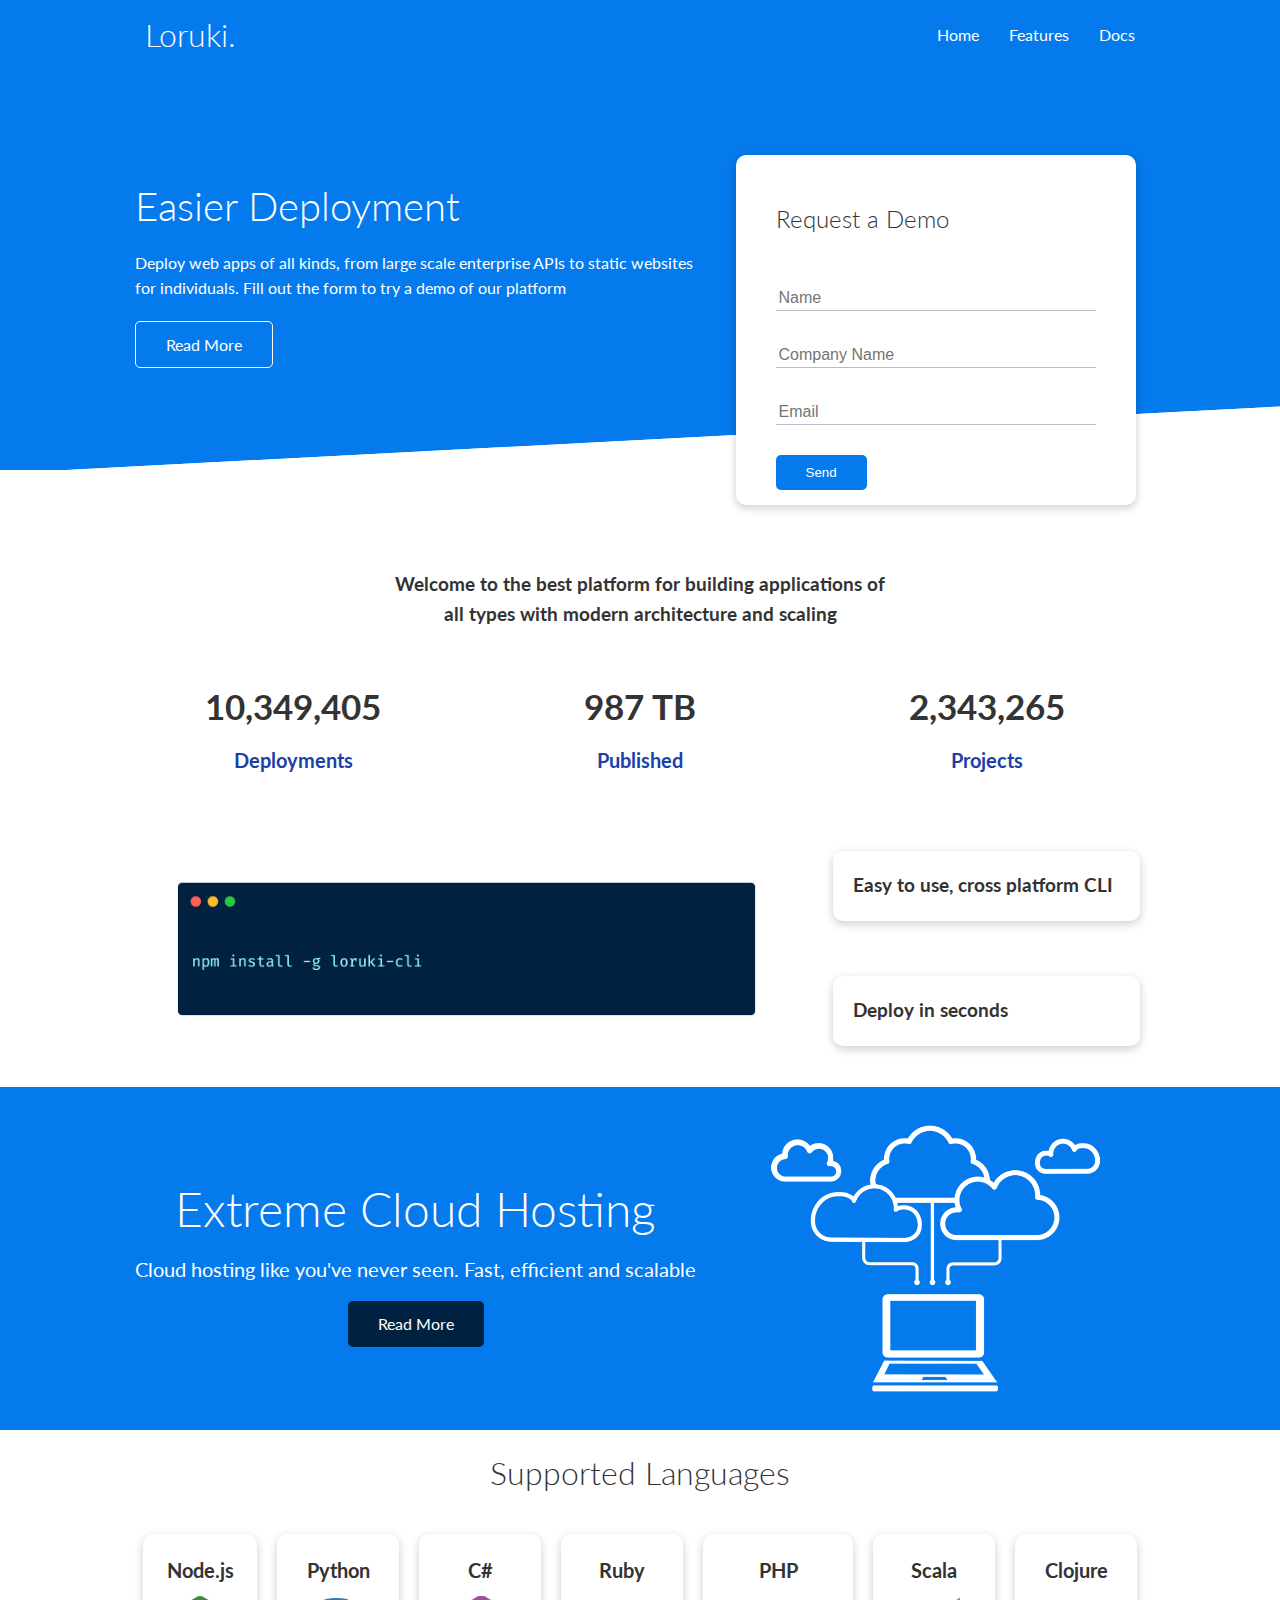
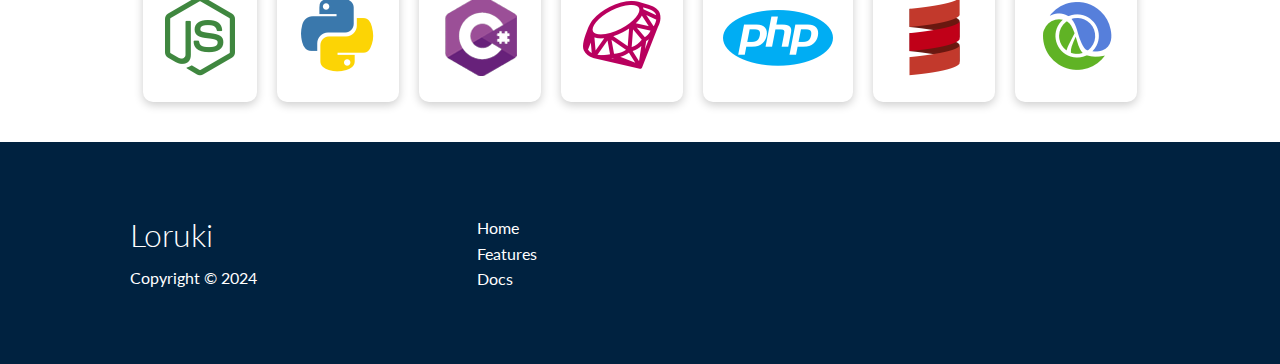
<file: index.html>
<!DOCTYPE html>
<html lang="en">
<head>
    <meta charset="UTF-8">
    <meta name="viewport" content="width=device-width, initial-scale=1.0">
    <link rel="stylesheet" href="https://cdnjs.cloudflare.com/ajax/libs/font-awesome/5.15.1/css/all.min.css" integrity="sha512-+4zCK9k+qNFUR5X+cKL9EIR+ZOhtIloNl9GIKS57V1MyNsYpYcUrUeQc9vNfzsWfV28IaLL3i96P9sdNyeRssA==" crossorigin="anonymous" />
    <link rel="stylesheet" href="css/utilities.css">
    <link rel="stylesheet" href="css/styles.css">
    <title>Loruki | Cloud Hosting For Everyone</title>
</head>
<body>
    <!-- Navbar -->
    <div class="navbar">
        <div class="container flex">
             <h1 class="logo"><a href="index.html">Loruki.</a></h1>
            <nav>
                <ul>
                    <li><a href="index.html">Home</a></li>
                    <li><a href="features.html">Features</a></li>
                    <li><a href="docs.html">Docs</a></li>
                </ul>
            </nav>
        </div>
    </div>
    
    <!-- Showcase -->
    <section class="showcase">
        <div class="container grid">
            <div class="showcase-text">
                <h1>Easier Deployment</h1>
                <p>Deploy web apps of all kinds, from large scale enterprise APIs to static websites for individuals. Fill out the form to try a demo of our platform</p>
                <a href="features.html" class="btn btn-outline">Read More</a>
            </div>

            <div class="showcase-form card">
                <h2>Request a Demo</h2>
                  <form name="contact" netlify-honeypot="bot-field" method="POST" data-netlify="true" action="/thankyou">
                    <input type="hidden" name="form-name" value="contact">
                    <p class="hidden">
                        <label>Don’t fill this out if you're human: <input name="bot-field" /></label>
                      </p>
                    <div class="form-control">
                        <input type="text" name="name" placeholder="Name" required>
                    </div>
                    <div class="form-control">
                        <input type="text" name="company" placeholder="Company Name" required>
                    </div>
                    <div class="form-control">
                        <input type="email" name="email" placeholder="Email" required>
                    </div>
                    <input type="submit" value="Send" class="btn btn-primary">
                </form>
            </div>
        </div>
    </section>

    <!-- Stats -->
    <section class="stats">
        <div class="container">
            <h3 class="stats-heading text-center my-1">
                Welcome to the best platform for building applications of all types with modern architecture and scaling
            </h3>

            <div class="grid grid-3 text-center my-4">
                <div>
                    <i class="fas fa-server fa-3x"></i>
                    <h3>10,349,405</h3>
                    <p class="text-secondary">Deployments</p>
                </div>
                <div>
                    <i class="fas fa-upload fa-3x"></i>
                    <h3>987 TB</h3>
                    <p class="text-secondary">Published</p>
                </div>
                <div>
                    <i class="fas fa-project-diagram fa-3x"></i>
                    <h3>2,343,265</h3>
                    <p class="text-secondary">Projects</p>
                </div>
            </div>
        </div>
    </section>

    <!-- Cli -->
    <section class="cli">
        <div class="container grid">
            <img src="images/cli.png" alt="">
            <div class="card">
                <h3>Easy to use, cross platform CLI</h3>
            </div>
            <div class="card">
                <h3>Deploy in seconds</h3>
            </div>
        </div>
    </section>

    <!-- Cloud -->
    <section class="cloud bg-primary my-2 py-2">
        <div class="container grid">
            <div class="text-center">
                <h2 class="lg">Extreme Cloud Hosting</h2>
                <p class="lead my-1">Cloud hosting like you've never seen. Fast, efficient and scalable</p>
                <a href="features.html" class="btn btn-dark">Read More</a>
            </div>
            <img src="images/cloud.png" alt="">
        </div>
    </section>

    <!-- Languages -->
    <section class="languages">
        <h2 class="md text-center my-2">
            Supported Languages
        </h2>
        <div class="container flex">
            <div class="card">
                <h4>Node.js</h4>
                <img src="images/logos/node.png" alt="">
            </div>
            <div class="card">
                <h4>Python</h4>
                <img src="images/logos/python.png" alt="">
              </div>
              <div class="card">
                <h4>C#</h4>
                <img src="images/logos/csharp.png" alt="">
              </div>
              <div class="card">
                <h4>Ruby</h4>
                <img src="images/logos/ruby.png" alt="">
              </div>
              <div class="card">
                <h4>PHP</h4>
                <img src="images/logos/php.png" alt="">
              </div>
              <div class="card">
                <h4>Scala</h4>
                <img src="images/logos/scala.png" alt="">
              </div>
              <div class="card">
                <h4>Clojure</h4>
                <img src="images/logos/clojure.png" alt="">
              </div>
        </div>
    </section>

    <!-- Footer -->
    <footer class="footer bg-dark py-5">
        <div class="container grid grid-3">
            <div>
                <h1>Loruki
                </h1>
                <p>Copyright &copy; 2024</p>
            </div>
            <nav>
                <ul>
                    <li><a href="index.html">Home</a></li>
                    <li><a href="features.html">Features</a></li>
                    <li><a href="docs.html">Docs</a></li>
                </ul>
            </nav>
            <div class="social">
                <a href="#"><i class="fab fa-github fa-2x"></i></a>
                <a href="#"><i class="fab fa-facebook fa-2x"></i></a>
                <a href="#"><i class="fab fa-instagram fa-2x"></i></a>
                <a href="#"><i class="fab fa-twitter fa-2x"></i></a>
            </div>
        </div>
    </footer>
</body>
</html>
</file>
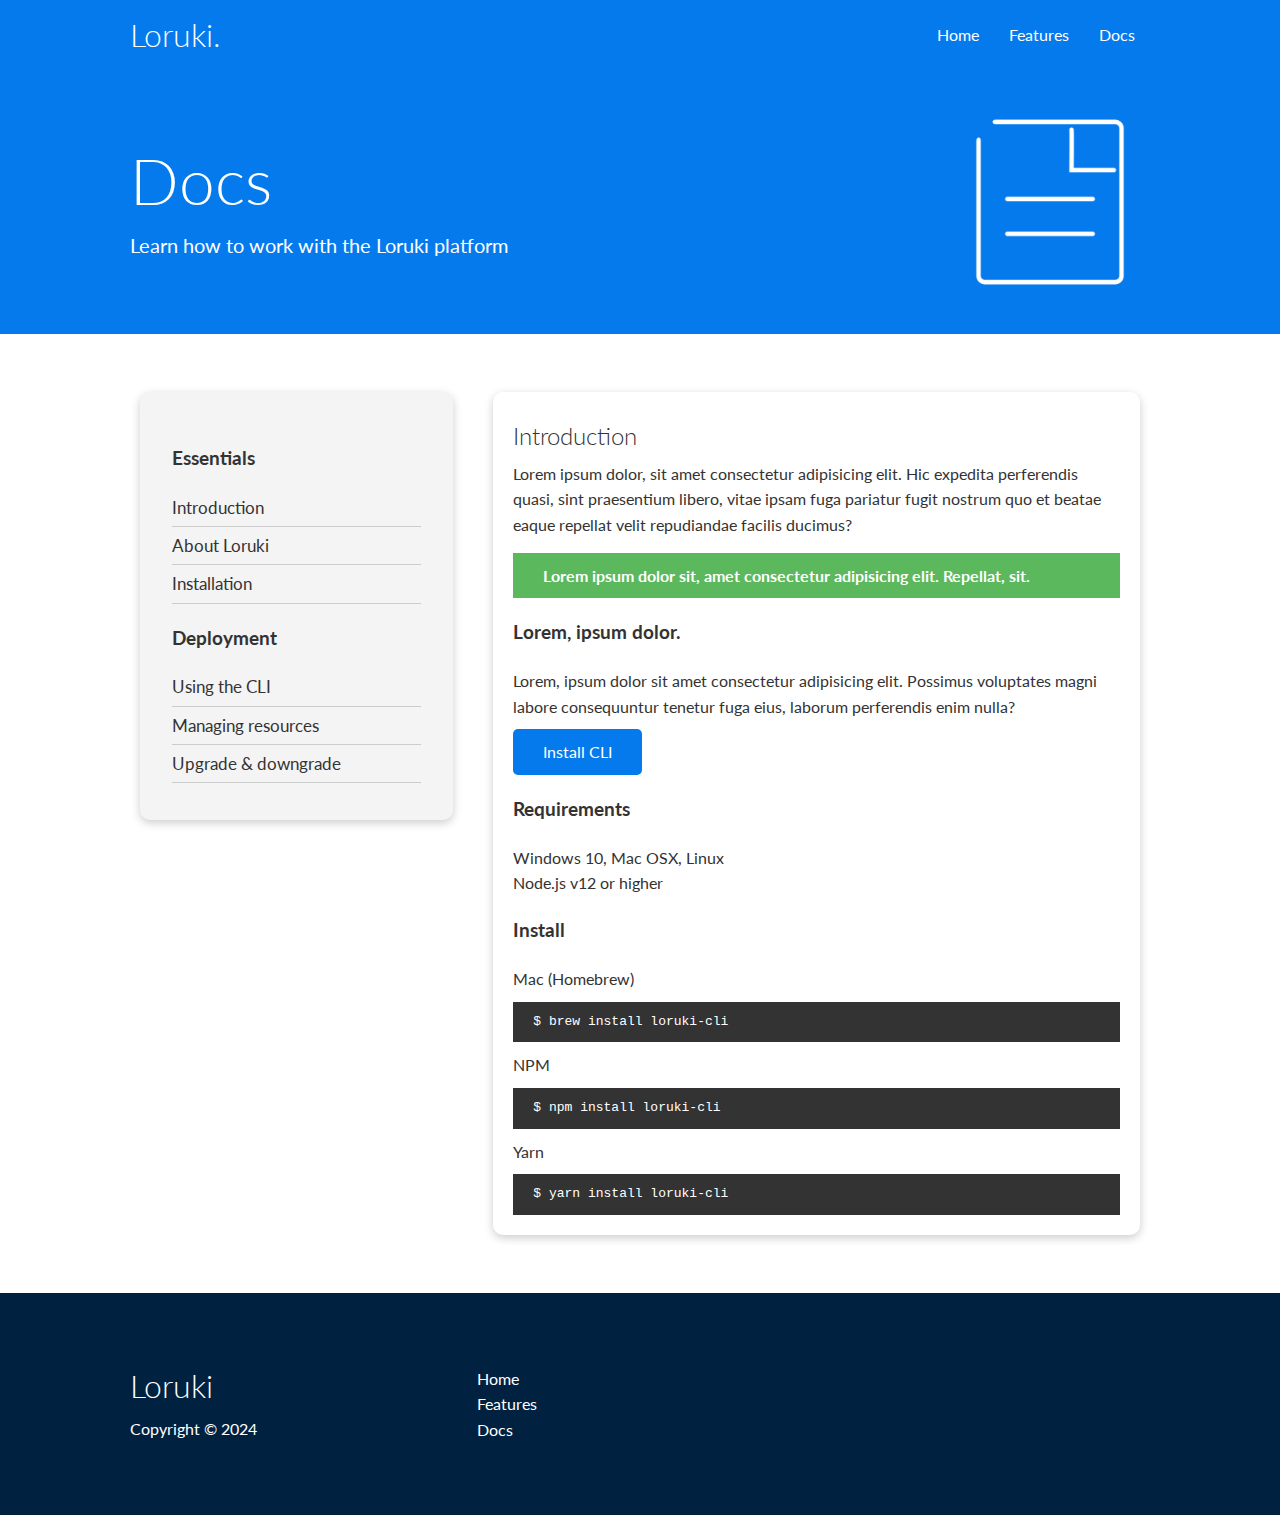
<file: docs.html>
<!DOCTYPE html>
<html lang="en">
<head>
    <meta charset="UTF-8">
    <meta name="viewport" content="width=device-width, initial-scale=1.0">
    <link rel="stylesheet" href="https://cdnjs.cloudflare.com/ajax/libs/font-awesome/6.5.2/css/all.min.css" integrity="sha512-SnH5WK+bZxgPHs44uWIX+LLJAJ9/2PkPKZ5QiAj6Ta86w+fsb2TkcmfRyVX3pBnMFcV7oQPJkl9QevSCWr3W6A==" crossorigin="anonymous" referrerpolicy="no-referrer" />
    <link rel="stylesheet" href="./css/utilities.css">
    <link rel="stylesheet" href="./css/styles.css">
    <title>Loruki | Cloud Hosting For Everyone</title>
</head>
<body>
    <!-- Navbar -->
     <div class="navbar">
        <div class="container flex">
            <h1 class="logo">Loruki.</h1>
            <nav>
                <ul>
                    <li><a href="index.html">Home</a></li>
                    <li><a href="features.html">Features</a></li>
                    <li><a href="docs.html">Docs</a></li>
                </ul>
            </nav>
        </div>
     </div>

    <!-- Head -->
     <section class="docs-head bg-primary py-3">
        <div class="container grid">
            <div>
                <h1 class="xl">Docs</h1>
                <p class="lead">Learn how to work with the Loruki platform</p>
            </div>
            <img src="images/docs.png" alt="">
        </div>
     </section>

    <!-- Docs Main -->
     <section class="docs-main my-4">
        <div class="container grid">
            <div class="card bg-light p-3">
                <h3 class="my-2">Essentials</h3>
                <nav>
                    <ul>
                        <li><a class="" href="#">Introduction</a></li>
                        <li><a href="#">About Loruki</a></li>
                        <li><a href="#">Installation</a></li>
                    </ul>
                </nav>

                <h3 class="my-2">Deployment</h3>
                <nav>
                    <ul>
                        <li><a href="#">Using the CLI</a></li>
                        <li><a href="#">Managing resources</a></li>
                        <li><a href="#">Upgrade & downgrade</a></li>
                    </ul>
                </nav>
            </div>
            <div class="card">
                <h2>Introduction</h2>
                <p>Lorem ipsum dolor, sit amet consectetur adipisicing elit. Hic expedita perferendis quasi, sint praesentium libero, vitae ipsam fuga pariatur fugit nostrum quo et beatae eaque repellat velit repudiandae facilis ducimus?</p>
                <div class="alert alert-success">
                    <i class="fas fa-info"></i>Lorem ipsum dolor sit, amet consectetur adipisicing elit. Repellat, sit.
                </div>
                <h3>Lorem, ipsum dolor.</h3>
                <p>Lorem, ipsum dolor sit amet consectetur adipisicing elit. Possimus voluptates magni labore consequuntur tenetur fuga eius, laborum perferendis enim nulla?</p>
                <a href="#" class="btn btn-primary">Install CLI</a>

                <h3>Requirements</h3>
                <ul>
                    <li>Windows 10, Mac OSX, Linux</li>
                    <li>Node.js v12 or higher</li>
                </ul>

                <h3>Install</h3>
                <p>Mac (Homebrew)</p>
                <pre><code>$ brew install loruki-cli</code></pre>
                <p>NPM</p>
                <pre><code>$ npm install loruki-cli</code></pre>
                <p>Yarn</p>
                <pre><code>$ yarn install loruki-cli</code></pre>

            </div>
        </div>
     </section>

    <!-- Footer -->
    <footer class="footer bg-dark py-5">
    <div class="container grid grid-3">
        <div>
            <h1>Loruki</h1>
            <p>Copyright &copy; 2024</p>
        </div>       
        <nav>
        <ul>
            <li><a href="index.html">Home</a></li>
            <li><a href="features.html">Features</a></li>
            <li><a href="docs.html">Docs</a></li>
        </ul>
        </nav>
        <div class="social">
            <a href="#"><i class="fab fa-github fa-2x"></i></a>
            <a href="#"><i class="fab fa-facebook fa-2x"></i></a>
            <a href="#"><i class="fab fa-instagram fa-2x"></i></a>
            <a href="#"><i class="fab fa-twitter fa-2x"></i></a>
        </div>
    </div>
    </footer>
</body>
</html>
</file>
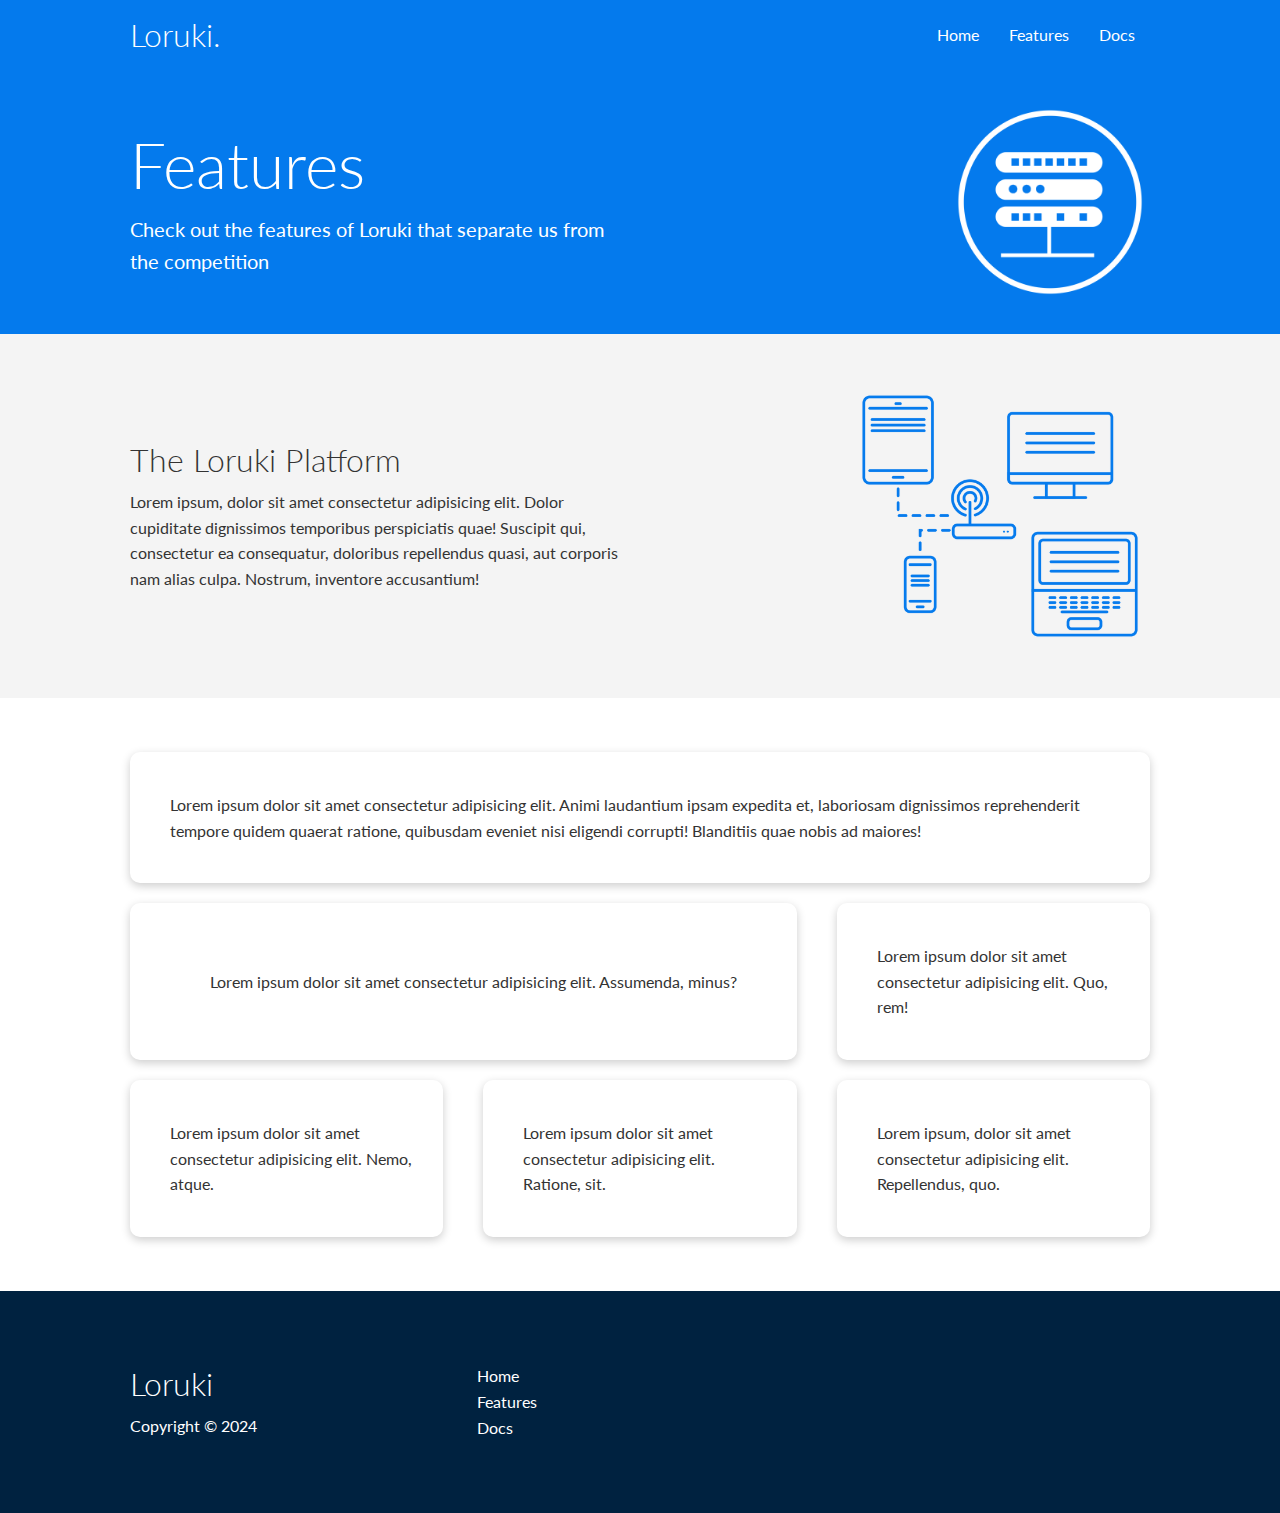
<file: features.html>
<!DOCTYPE html>
<html lang="en">
<head>
    <meta charset="UTF-8">
    <meta name="viewport" content="width=device-width, initial-scale=1.0">
    <link rel="stylesheet" href="https://cdnjs.cloudflare.com/ajax/libs/font-awesome/6.5.2/css/all.min.css" integrity="sha512-SnH5WK+bZxgPHs44uWIX+LLJAJ9/2PkPKZ5QiAj6Ta86w+fsb2TkcmfRyVX3pBnMFcV7oQPJkl9QevSCWr3W6A==" crossorigin="anonymous" referrerpolicy="no-referrer" />
    <link rel="stylesheet" href="./css/utilities.css">
    <link rel="stylesheet" href="./css/styles.css">
    <title>Loruki | Cloud Hosting For Everyone</title>
</head>
<body>
    <!-- Navbar -->
     <div class="navbar">
        <div class="container flex">
            <h1 class="logo">Loruki.</h1>
            <nav>
                <ul>
                    <li><a href="index.html">Home</a></li>
                    <li><a href="features.html">Features</a></li>
                    <li><a href="docs.html">Docs</a></li>
                </ul>
            </nav>
        </div>
     </div>

    <!-- Head -->
     <section class="features-head bg-primary py-3">
        <div class="container grid">
            <div>
                <h1 class="xl">Features</h1>
                <p class="lead">Check out the features of Loruki that separate us from the competition</p>
            </div>
            <img src="images/server.png" alt="">
        </div>
     </section>

     <!-- Sub head -->
      <section class="features-sub-head bg-light py-3">
        <div class="container grid">
            <div>
                <h1 class="md">The Loruki Platform</h1>
                <p>Lorem ipsum, dolor sit amet consectetur adipisicing elit. Dolor cupiditate dignissimos temporibus perspiciatis quae! Suscipit qui, consectetur ea consequatur, doloribus repellendus quasi, aut corporis nam alias culpa. Nostrum, inventore accusantium!</p>
            </div>
            <img src="images/server2.png" alt="">
        </div>
      </section>

      <section class="features-main my-2">
        <div class="container grid grid-3">
            <div class="card flex">
                <i class="fas fa-server fa-3x"></i>
                <p>Lorem ipsum dolor sit amet consectetur adipisicing elit. Animi laudantium ipsam expedita et, laboriosam dignissimos reprehenderit tempore quidem quaerat ratione, quibusdam eveniet nisi eligendi corrupti! Blanditiis quae nobis ad maiores!</p>
            </div>
            <div class="card flex">
                <i class="fas fa-network-wired fa-3x"></i>
                <p>Lorem ipsum dolor sit amet consectetur adipisicing elit. Assumenda, minus?</p>
            </div>
            <div class="card flex">
                <i class="fas fa-laptop-code fa-3x"></i>
                <p>Lorem ipsum dolor sit amet consectetur adipisicing elit. Quo, rem!</p>
            </div>
            <div class="card flex">
                <i class="fas fa-database fa-3x"></i>
                <p>Lorem ipsum dolor sit amet consectetur adipisicing elit. Nemo, atque.</p>
            </div>
            <div class="card flex">
                <i class="fas fa-power-off fa-3x"></i>
                <p>Lorem ipsum dolor sit amet consectetur adipisicing elit. Ratione, sit.</p>
            </div>
            <div class="card flex">
                <i class="fas fa-upload fa-3x"></i>
                <p>Lorem ipsum, dolor sit amet consectetur adipisicing elit. Repellendus, quo.</p>
            </div>
        </div>
      </section>

    <!-- Footer -->
    <footer class="footer bg-dark py-5">
    <div class="container grid grid-3">
        <div>
            <h1>Loruki</h1>
            <p>Copyright &copy; 2024</p>
        </div>       
        <nav>
        <ul>
            <li><a href="index.html">Home</a></li>
            <li><a href="features.html">Features</a></li>
            <li><a href="docs.html">Docs</a></li>
        </ul>
        </nav>
        <div class="social">
            <a href="#"><i class="fab fa-github fa-2x"></i></a>
            <a href="#"><i class="fab fa-facebook fa-2x"></i></a>
            <a href="#"><i class="fab fa-instagram fa-2x"></i></a>
            <a href="#"><i class="fab fa-twitter fa-2x"></i></a>
        </div>
    </div>
    </footer>
</body>
</html>
</file>
<file: css/utilities.css>
.container {
    max-width: 1100px;
    margin: 0 auto;
    overflow: auto;
    padding: 0 40px;
  }
  
  .card {
    background-color: #fff;
    color: #333;
    border-radius: 10px;
    box-shadow: 0 3px 10px rgba(0, 0, 0, 0.2);
    padding: 20px;
    margin: 10px;
  }
  
  .btn {
    display: inline-block;
    padding: 10px 30px;
    cursor: pointer;
    background: var(--primary-color);
    color: #fff;
    border: none;
    border-radius: 5px;
  }
  
  .btn-outline {
    background-color: transparent;
    border: 1px #fff solid;
  }
  
  .btn:hover {
    transform: scale(0.98);
  }
  
  /* Backgrounds & colored buttons */
  .bg-primary,
  .btn-primary {
    background-color: var(--primary-color);
    color: #fff;
  }
  
  .bg-secondary,
  .btn-secondary {
    background-color: var(--secondary-color);
    color: #fff;
  }
  
  .bg-dark,
  .btn-dark {
    background-color: var(--dark-color);
    color: #fff;
  }
  
  .bg-light,
  .btn-light {
    background-color: var(--light-color);
    color: #333;
  }
  
  .bg-primary a,
  .btn-primary a,
  .bg-secondary a,
  .btn-secondary a,
  .bg-dark a,
  .btn-dark a {
    color: #fff;
  }
  
  /* Text colors */
  .text-primary {
    color: var(--primary-color);
  }
  
  .text-secondary {
    color: var(--secondary-color);
  }
  
  .text-dark {
    color: var(--dark-color);
  }
  
  .text-light {
    color: var(--light-color);
  }
  
  /* Text sizes */
  .lead {
    font-size: 20px;
  }
  
  .sm {
    font-size: 1rem;
  }
  
  .md {
    font-size: 2rem;
  }
  
  .lg {
    font-size: 3rem;
  }
  
  .xl {
    font-size: 4rem;
  }
  
  .text-center {
    text-align: center;
  }
  
  /* Alert */
  .alert {
    background-color: var(--light-color);
    padding: 10px 20px;
    font-weight: bold;
    margin: 15px 0;
  }
  
  .alert i {
    margin-right: 10px;
  }
  
  .alert-success {
    background-color: var(--success-color);
    color: #fff;
  }
  
  .alert-error {
    background-color: var(--error-color);
    color: #fff;
  }
  
  .flex {
    display: flex;
    justify-content: center;
    align-items: center;
    height: 100%;
  }
  
  .grid {
    display: grid;
    grid-template-columns: repeat(2, 1fr);
    gap: 20px;
    justify-content: center;
    align-items: center;
    height: 100%;
  }
  
  .grid-3 {
    grid-template-columns: repeat(3, 1fr);
  }
  
  /* Margin */
  .my-1 {
    margin: 1rem 0;
  }
  
  .my-2 {
    margin: 1.5rem 0;
  }
  
  .my-3 {
    margin: 2rem 0;
  }
  
  .my-4 {
    margin: 3rem 0;
  }
  
  .my-5 {
    margin: 4rem 0;
  }
  
  .m-1 {
    margin: 1rem;
  }
  
  .m-2 {
    margin: 1.5rem;
  }
  
  .m-3 {
    margin: 2rem;
  }
  
  .m-4 {
    margin: 3rem;
  }
  
  .m-5 {
    margin: 4rem;
  }
  
  /* Padding */
  .py-1 {
    padding: 1rem 0;
  }
  
  .py-2 {
    padding: 1.5rem 0;
  }
  
  .py-3 {
    padding: 2rem 0;
  }
  
  .py-4 {
    padding: 3rem 0;
  }
  
  .py-5 {
    padding: 4rem 0;
  }
  
  .p-1 {
    padding: 1rem;
  }
  
  .p-2 {
    padding: 1.5rem;
  }
  
  .p-3 {
    padding: 2rem;
  }
  
  .p-4 {
    padding: 3rem;
  }
  
  .p-5 {
    padding: 4rem;
  }
</file>
<file: css/styles.css>
@import url('https://fonts.googleapis.com/css2?family=Lato:wght@300&display=swap');

:root {
  --primary-color: #047aed;
  --secondary-color: #1c3fa8;
  --dark-color: #002240;
  --light-color: #f4f4f4;
  --success-color: #5cb85c;
  --error-color: #d9534f;
}

* {
  box-sizing: border-box;
  padding: 0;
  margin: 0;
}

body {
  font-family: 'Lato', sans-serif;
  color: #333;
  line-height: 1.6;
}

ul {
  list-style-type: none;
}

a {
  text-decoration: none;
  color: #333;
}
h1,
h2 {
  font-weight: 300;
  line-height: 1.2;
  margin: 10px 0;
}

p {
  margin: 10px 0;
}

img {
  width: 100%;
}

code,
pre {
  background: #333;
  color: #fff;
  padding: 10px;
}

.hidden {
  visibility: hidden;
  height: 0;
}

/* Navbar */
.navbar {
  background-color: var(--primary-color);
  color: #fff;
  height: 70px;
}

.navbar ul {
  display: flex;
}

.navbar a {
  color: #fff;
  padding: 10px;
  margin: 0 5px;
}

.navbar ul a:hover {
  border-bottom: 2px #fff solid;
}

.navbar .flex {
  justify-content: space-between;
}

/* Showcase */
.showcase {
  height: 400px;
  background-color: var(--primary-color);
  color: #fff;
  position: relative;
}

.showcase h1 {
  font-size: 40px;
}

.showcase p {
  margin: 20px 0;
}

.showcase .grid {
  overflow: visible;
  grid-template-columns: 55% auto;
  gap: 30px;
}

.showcase-text {
  animation: slideInFromLeft 1s ease-in;
}

.showcase-form {
  position: relative;
  top: 60px;
  height: 350px;
  width: 400px;
  padding: 40px;
  z-index: 100;
  justify-self: flex-end;
  animation: slideInFromRight 1s ease-in;
}

.showcase-form .form-control {
  margin: 30px 0;
}

.showcase-form input[type='text'],
.showcase-form input[type='email'] {
  border: 0;
  border-bottom: 1px solid #b4becb;
  width: 100%;
  padding: 3px;
  font-size: 16px;
}

.showcase-form input:focus {
  outline: none;
}

.showcase::before,
.showcase::after {
  content: '';
  position: absolute;
  height: 100px;
  bottom: -70px;
  right: 0;
  left: 0;
  background: #fff;
  transform: skewY(-3deg);
  -webkit-transform: skewY(-3deg);
  -moz-transform: skewY(-3deg);
  -ms-transform: skewY(-3deg);
}

/* Stats */
.stats {
  padding-top: 100px;
  animation: slideInFromBottom 1s ease-in;
}

.stats-heading {
  max-width: 500px;
  margin: auto;
}

.stats .grid h3 {
  font-size: 35px;
}

.stats .grid p {
  font-size: 20px;
  font-weight: bold;
}

/* Cli */
.cli .grid {
  grid-template-columns: repeat(3, 1fr);
  grid-template-rows: repeat(2, 1fr);
}

.cli .grid > *:first-child {
  grid-column: 1 / span 2;
  grid-row: 1 / span 2;
}

/* Cloud */
.cloud .grid {
  grid-template-columns: 4fr 3fr;
}

/* Languages */

.languages .flex {
  flex-wrap: wrap;
}

.languages .card {
  text-align: center;
  margin: 18px 10px 40px;
  transition: transform 0.2s ease-in;
}

.languages .card h4 {
  font-size: 20px;
  margin-bottom: 10px;
}

.languages .card:hover {
  transform: translateY(-15px);
}

/* Features */
.features-head img,
.docs-head img {
  width: 200px;
  justify-self: flex-end;
}

.features-sub-head img {
  width: 300px;
  justify-self: flex-end;
}

.features-main .card > i {
  margin-right: 20px;
}

.features-main .grid {
  padding: 30px;
}

.features-main .grid > *:first-child {
  grid-column: 1 / span 3;
}

.features-main .grid > *:nth-child(2) {
  grid-column: 1 / span 2;
}

/* Docs */
.docs-main h3 {
  margin: 20px 0;
}

.docs-main .grid {
  grid-template-columns: 1fr 2fr;
  align-items: flex-start;
}

.docs-main nav li {
  font-size: 17px;
  padding-bottom: 5px;
  margin-bottom: 5px;
  border-bottom: 1px #ccc solid;
}

.docs-main a:hover {
  font-weight: bold;
}

/* Footer */
.footer .social a {
  margin: 0 10px;
}

.fa-github:hover {
  color: #000000;
}

.fa-facebook:hover {
  color: #1773EA;
}

.fa-instagram:hover {
  color: #B32E87;
}

.fa-twitter:hover {
  color: #1C9CEA;
}

/* Animations */
@keyframes slideInFromLeft{
    0%{
        transform: translateX(-100%);
    }

    100%{
        transform: translateX(0);
    }
}

@keyframes slideInFromRight{
    0%{
        transform: translateX(100%);
    }

    100%{
        transform: translateX(0);
    }
}

@keyframes slideInFromTop{
    0%{
        transform: translateY(-100%);
    }

    100%{
        transform: translateX(0);
    }
}

@keyframes slideInFromBottom{
    0%{
        transform: translateY(100%);
    }

    100%{
        transform: translateX(0);
    }
}
/* Tablets and under */
@media (max-width: 768px) {
  .grid,
  .showcase .grid,
  .stats .grid,
  .cli .grid,
  .cloud .grid,
  .features-main .grid,
  .docs-main .grid {
    grid-template-columns: 1fr;
    grid-template-rows: 1fr;
  }

  .showcase {
    height: auto;
  }

  .showcase-text {
    text-align: center;
    margin-top: 40px;
    animation: slideInFromTop 1s ease-in;
  }

  .showcase-form {
    justify-self: center;
    margin: auto;
    animation: slideInFromBottom 1s ease-in;
  }

  .cli .grid > *:first-child {
    grid-column: 1;
    grid-row: 1;
  }

  .features-head,
  .features-sub-head,
  .docs-head {
    text-align: center;
  }

  .features-head img,
  .features-sub-head img,
  .docs-head img {
    justify-self: center;
  }

  .features-main .grid > *:first-child,
  .features-main .grid > *:nth-child(2) {
    grid-column: 1;
  }
}

/* Mobile */
@media (max-width: 500px) {
  .navbar {
    height: 110px;
  }

  .navbar .flex {
    flex-direction: column;
  }

  .navbar ul {
    padding: 10px;
    background-color: rgba(0, 0, 0, 0.1);
  }
  
  .showcase-form {
    width: 300px;
  }

}
</file>
